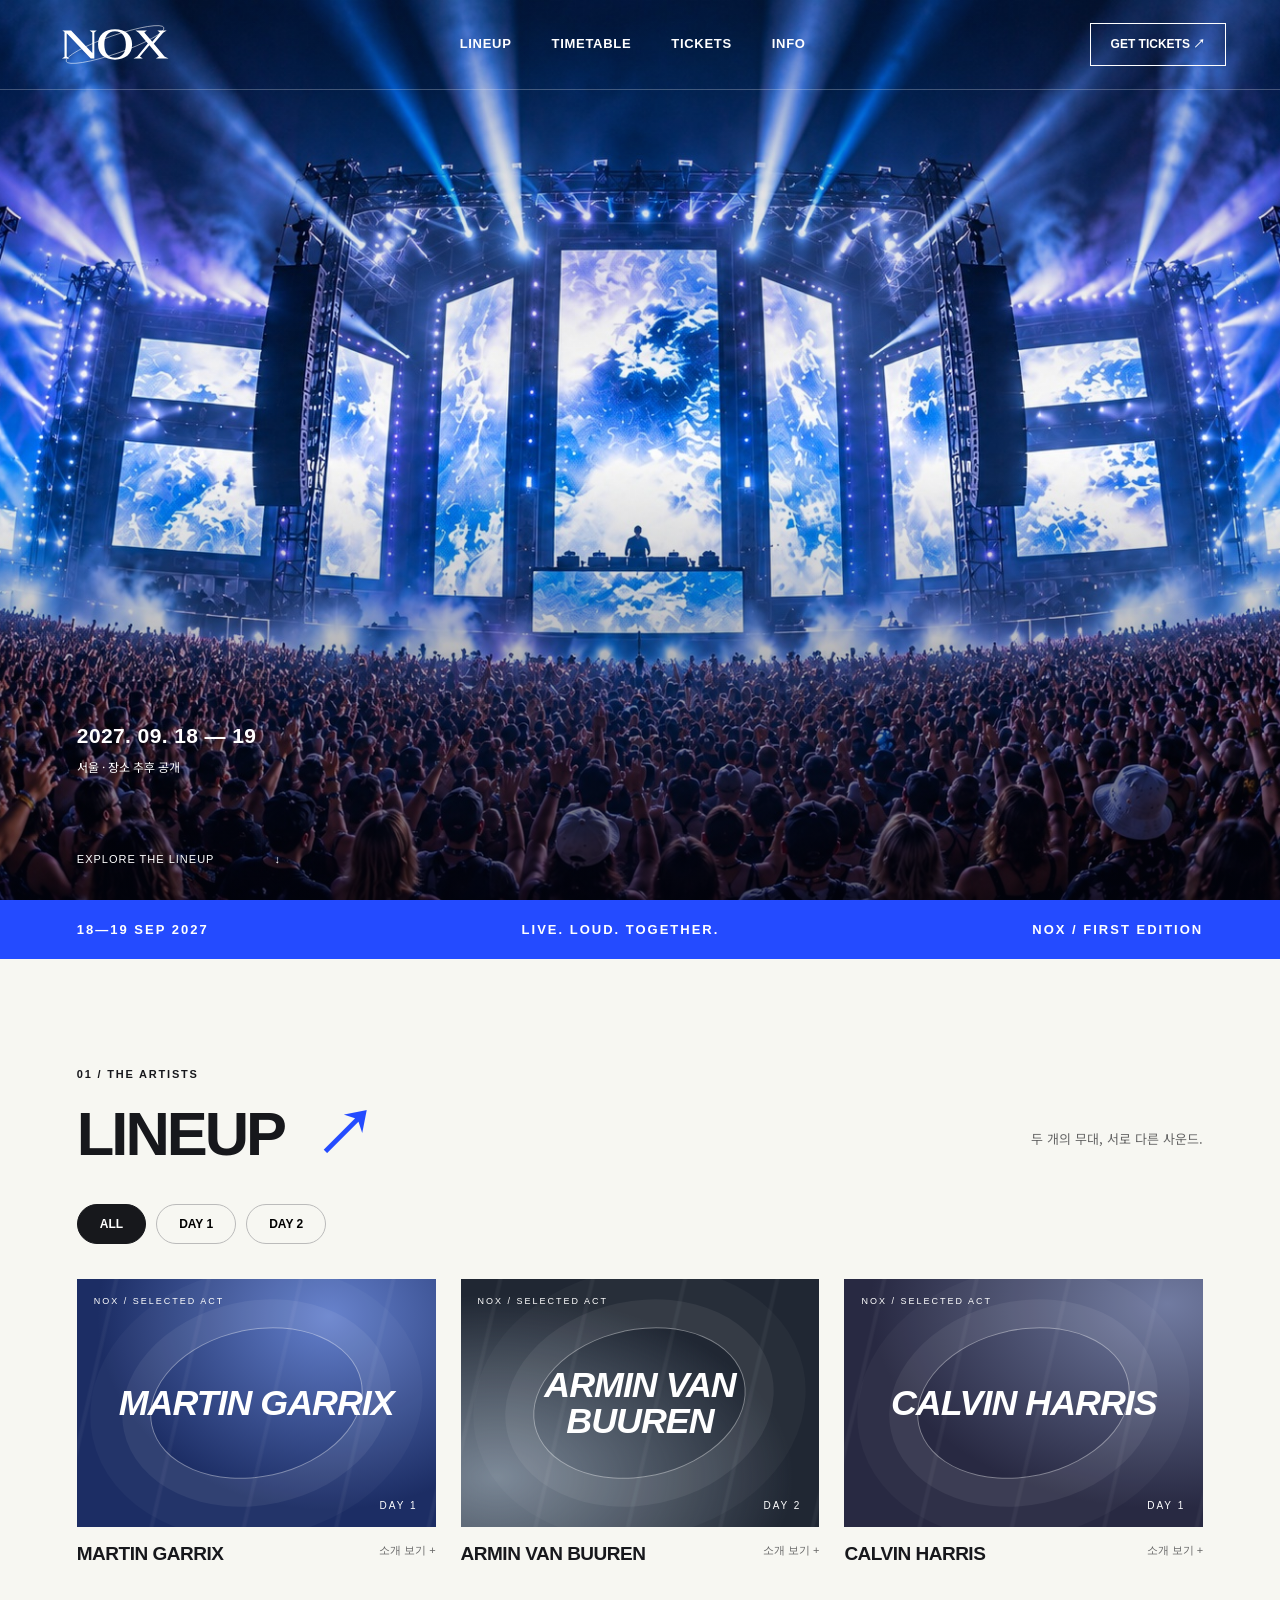
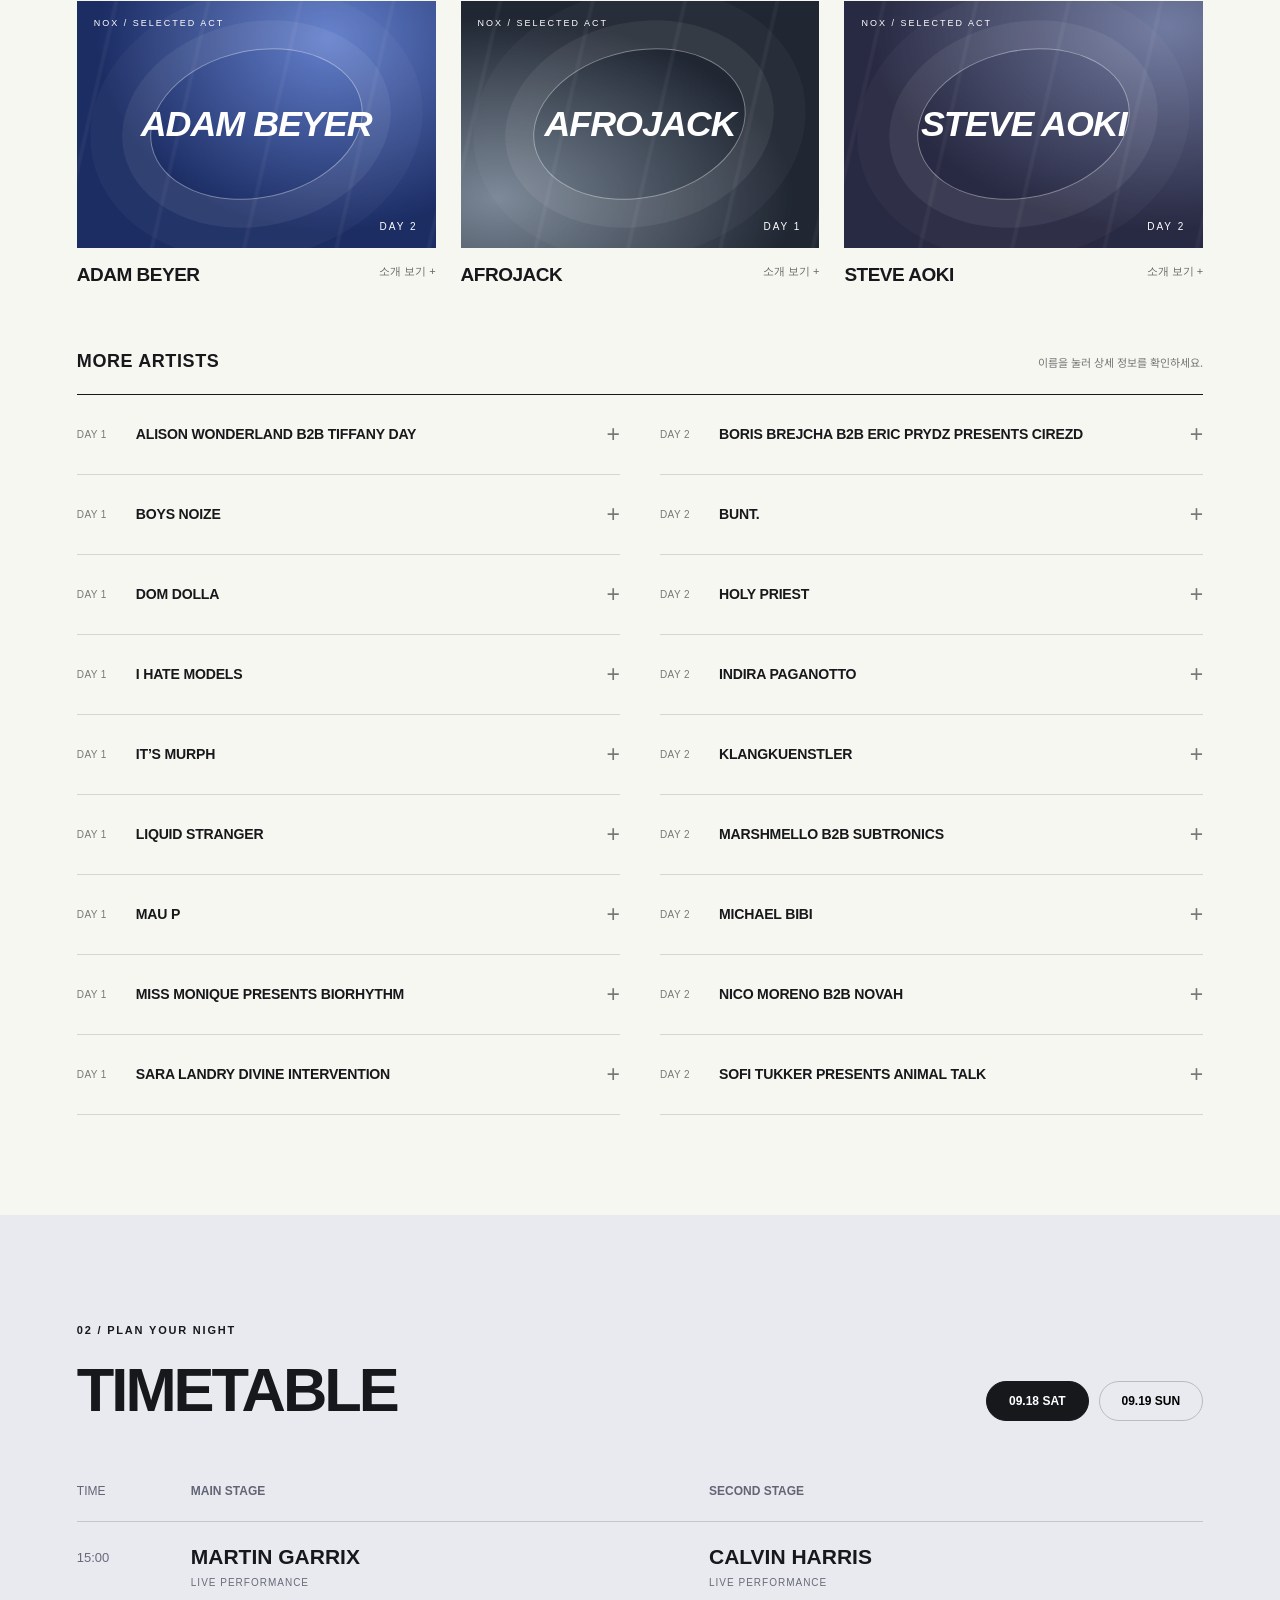
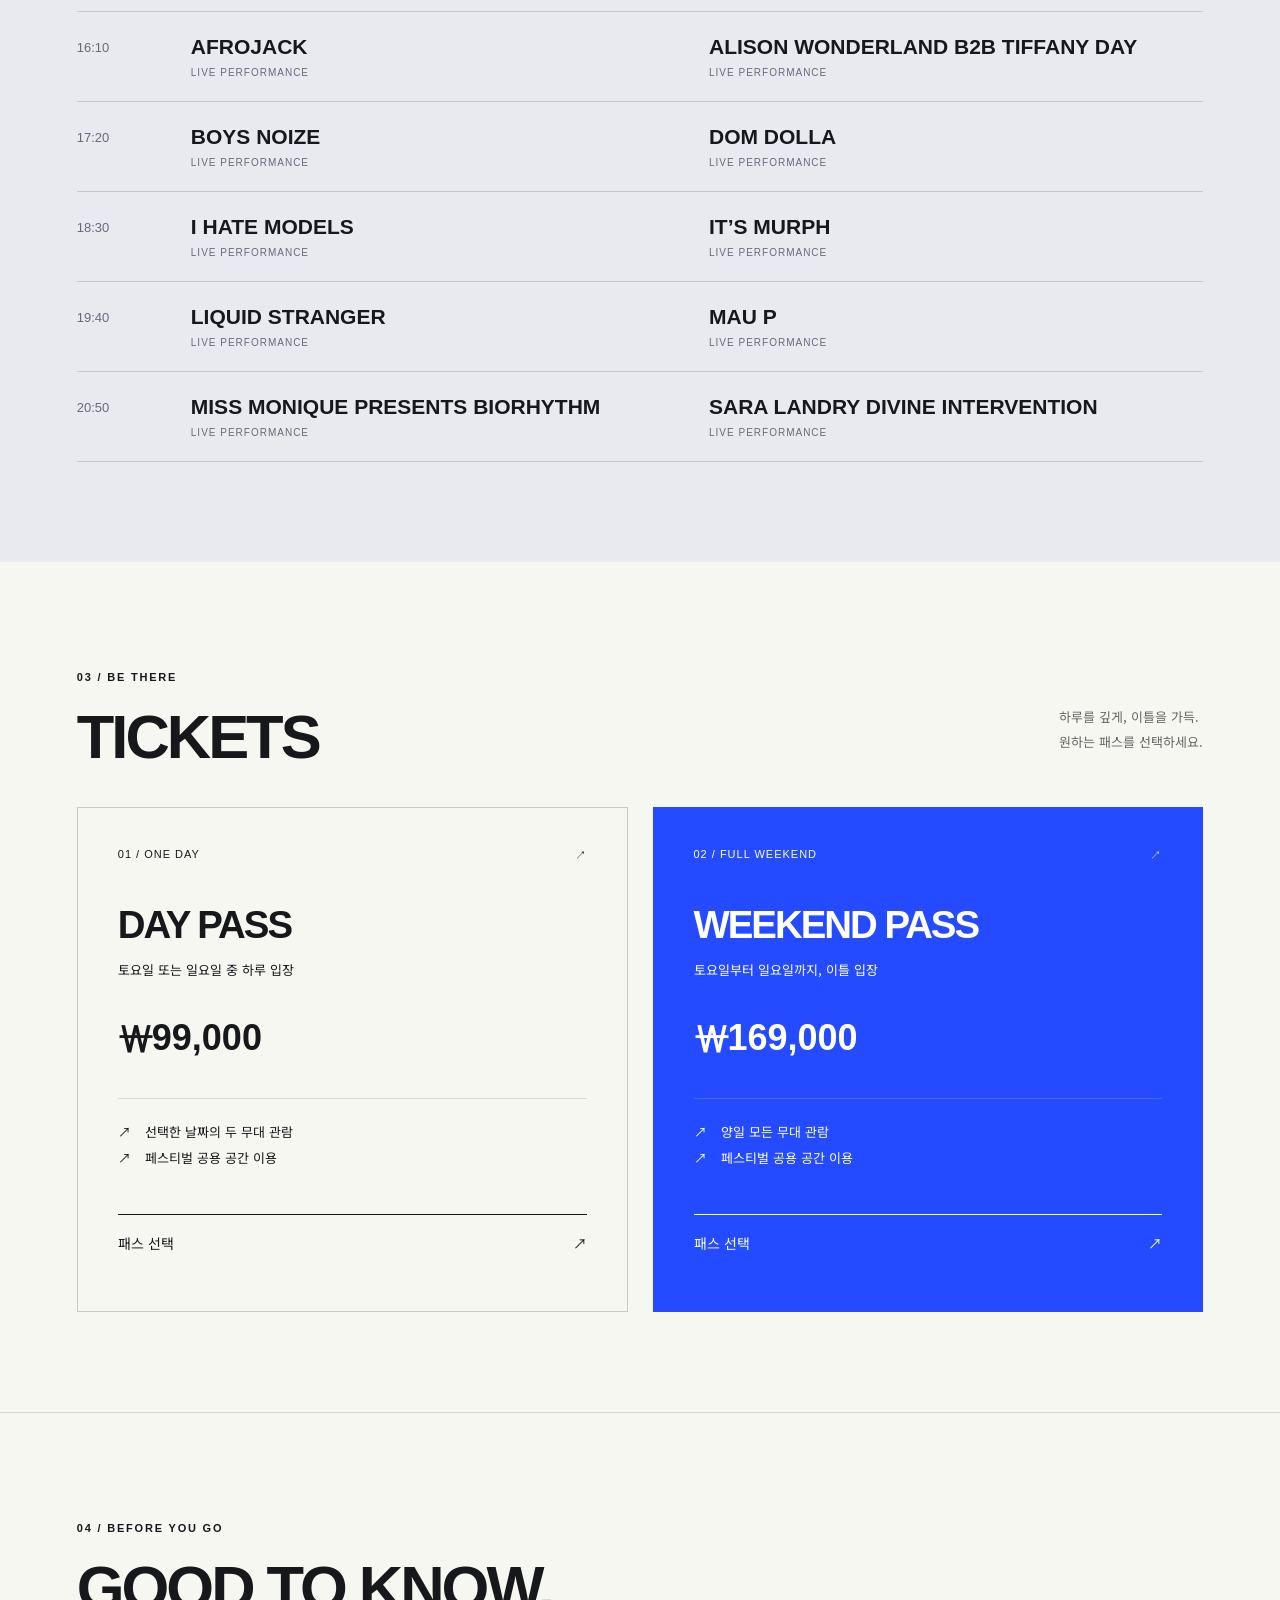
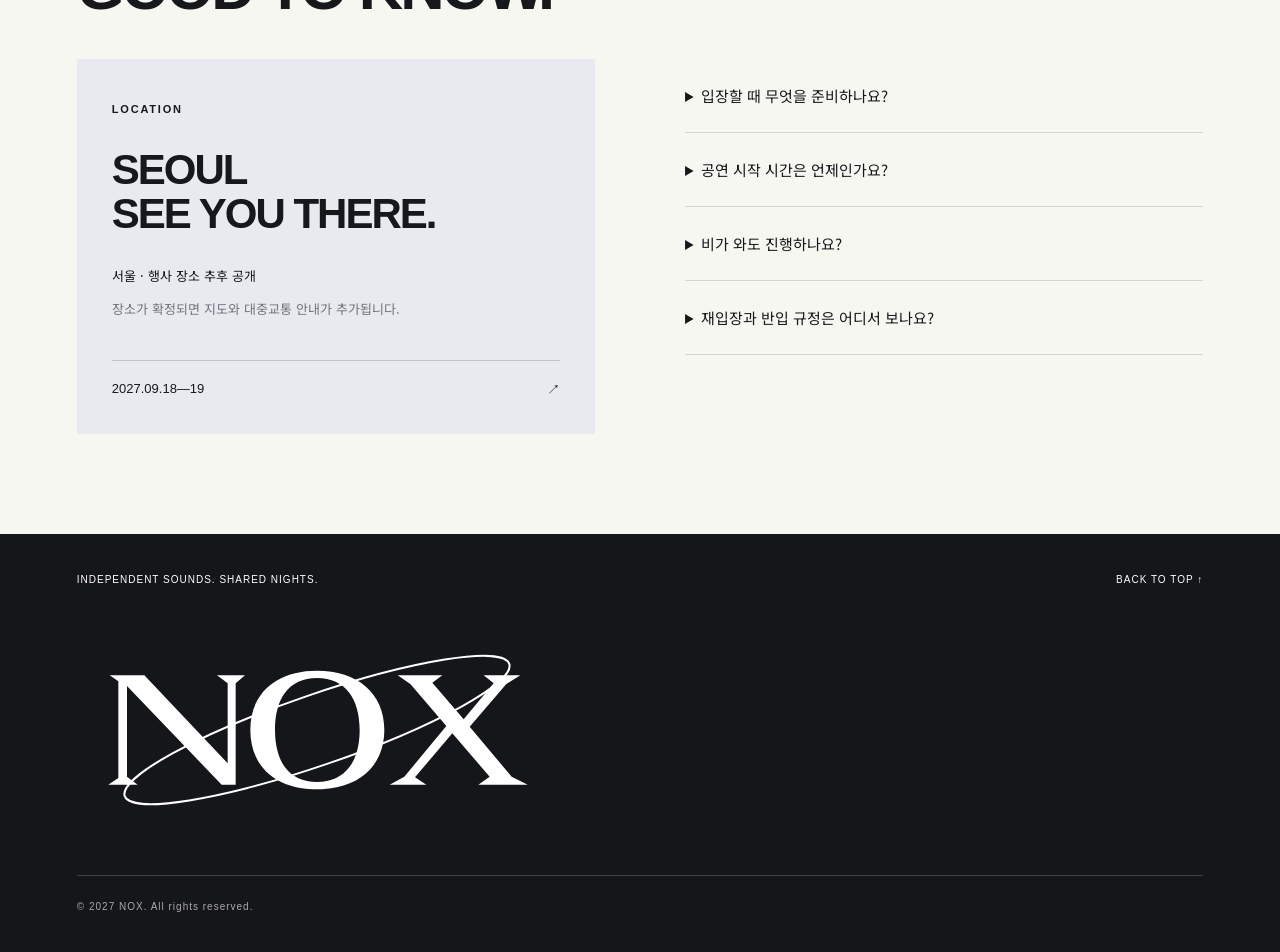
<file: index.html>
<!doctype html><html lang="ko"><head><meta charset="utf-8"><meta name="viewport" content="width=device-width,initial-scale=1"><title>NOX</title><link rel="stylesheet" href="style.css?v=lineup5"></head><body><a class="skip" href="#lineup">콘텐츠로 이동</a><header id="header"><a class="logo" href="#home" aria-label="NOX 홈"><img src="assets/nox-flat.svg" alt="NOX" width="720" height="300"></a><button id="menu" aria-label="메뉴 열기" aria-expanded="false" aria-controls="nav">☰</button><nav id="nav"><a href="#lineup">LINEUP</a><a href="#timetable">TIMETABLE</a><a href="#tickets">TICKETS</a><a href="#info">INFO</a></nav><a class="header-ticket" href="#tickets">GET TICKETS ↗</a></header><main><section id="home" class="hero"><div class="stage-scene"><img src="assets/nox-stage-hero-focus.jpg" alt="푸른 조명으로 빛나는 EDM 무대와 관객" width="1920" height="1080" fetchpriority="high"></div><div class="shade"></div><div class="hero-copy"><h1 class="sr-only">NOX</h1><div class="hero-meta"><strong>2027. 09. 18 — 19</strong><span>서울 · 장소 추후 공개</span></div></div><div class="hero-bottom"><a href="#lineup">EXPLORE THE LINEUP <span>↓</span></a></div></section><div class="strip"><span>18—19 SEP 2027</span><span>LIVE. LOUD. TOGETHER.</span><span>NOX / FIRST EDITION</span></div>
<section id="lineup" class="section"><div class="section-heading"><div><span class="eyebrow">01 / THE ARTISTS</span><h2>LINEUP<span>↗</span></h2></div><p>두 개의 무대, 서로 다른 사운드.</p></div><div class="filters" aria-label="라인업 날짜"><button class="active" data-filter="all" aria-pressed="true">ALL</button><button data-filter="1" aria-pressed="false">DAY 1</button><button data-filter="2" aria-pressed="false">DAY 2</button></div><div id="artists" class="artists"></div></section>
<section id="timetable" class="section schedule"><div class="section-heading"><div><span class="eyebrow">02 / PLAN YOUR NIGHT</span><h2>TIMETABLE</h2></div><div class="days"><button class="active" data-day="1" aria-pressed="true">09.18 SAT</button><button data-day="2" aria-pressed="false">09.19 SUN</button></div></div><div class="schedule-top"><span>TIME</span><strong>MAIN STAGE</strong><strong>SECOND STAGE</strong></div><div id="schedule" aria-live="polite"></div></section>
<section id="tickets" class="section tickets"><div class="section-heading"><div><span class="eyebrow">03 / BE THERE</span><h2>TICKETS</h2></div><p>하루를 깊게, 이틀을 가득.<br>원하는 패스를 선택하세요.</p></div><div class="passes"><article><div class="pass-top"><span>01 / ONE DAY</span><span>↗</span></div><h3>DAY PASS</h3><p>토요일 또는 일요일 중 하루 입장</p><strong>₩99,000</strong><ul><li>선택한 날짜의 두 무대 관람</li><li>페스티벌 공용 공간 이용</li></ul><button data-pass="DAY PASS">패스 선택 <span>↗</span></button></article><article class="blue"><div class="pass-top"><span>02 / FULL WEEKEND</span><span>↗</span></div><h3>WEEKEND PASS</h3><p>토요일부터 일요일까지, 이틀 입장</p><strong>₩169,000</strong><ul><li>양일 모든 무대 관람</li><li>페스티벌 공용 공간 이용</li></ul><button data-pass="WEEKEND PASS">패스 선택 <span>↗</span></button></article></div></section>
<section id="info" class="section info"><div class="section-heading"><div><span class="eyebrow">04 / BEFORE YOU GO</span><h2>GOOD TO KNOW.</h2></div></div><div class="info-grid"><div class="location"><span class="eyebrow">LOCATION</span><h3>SEOUL<br>SEE YOU THERE.</h3><p>서울 · 행사 장소 추후 공개</p><p class="small">장소가 확정되면 지도와 대중교통 안내가 추가됩니다.</p><div class="location-bottom">2027.09.18—19 <span>↗</span></div></div><div class="faq"><details><summary>입장할 때 무엇을 준비하나요?</summary><p>입장 준비물과 신분증 안내는 예매 오픈 시 공지됩니다.</p></details><details><summary>공연 시작 시간은 언제인가요?</summary><p>공연 시간은 오후 3시부터입니다. 날짜별 상세 일정은 TIMETABLE에서 확인할 수 있습니다.</p></details><details><summary>비가 와도 진행하나요?</summary><p>우천 진행 여부와 기상 상황에 따른 운영 기준은 추후 별도로 공지할 예정입니다.</p></details><details><summary>재입장과 반입 규정은 어디서 보나요?</summary><p>재입장, 음식물, 카메라 등의 반입 규정은 장소와 운영 정책 확정 후 안내됩니다.</p></details></div></div></section></main><footer><div class="footer-top"><span>INDEPENDENT SOUNDS. SHARED NIGHTS.</span><a href="#home">BACK TO TOP ↑</a></div><div class="footer-logo"><img src="assets/nox-flat.svg" alt="NOX" width="720" height="300" loading="lazy"></div><div class="footer-bottom"><span>© 2027 NOX. All rights reserved.</span></div></footer><dialog id="dialog"><button id="close" aria-label="창 닫기">×</button><span class="eyebrow">NOX / TICKETS</span><h2 id="dialogTitle"></h2><p id="dialogText"></p><a id="artistSource" hidden target="_blank" rel="noopener">공식 아티스트 사이트 ↗</a><button id="confirm">확인</button></dialog><script src="app.js?v=lineup5"></script></body></html>
</file>
<file: style.css>
@import url('https://fonts.googleapis.com/css2?family=Noto+Sans+KR:wght@400;500;600;700;900&display=swap');
:root{--blue:#244bff;--ink:#17181c;--paper:#f7f7f2;--line:#d6d6d0}*{box-sizing:border-box}html{scroll-behavior:smooth;scroll-padding-top:90px}body{margin:0;background:var(--paper);color:var(--ink);font-family:'Noto Sans KR',Arial,sans-serif}a{color:inherit;text-decoration:none}button{font:inherit;cursor:pointer}button,a,summary{-webkit-tap-highlight-color:transparent}button:focus-visible,a:focus-visible,summary:focus-visible{outline:3px solid #ffb600;outline-offset:5px}.skip{position:fixed;top:-90px;background:#fff;padding:20px;z-index:20}.skip:focus{top:0}header{position:fixed;z-index:10;top:0;left:0;width:100%;height:90px;padding:0 4.2%;display:flex;align-items:center;justify-content:space-between;color:white;border-bottom:1px solid #ffffff40;transition:.25s}header.solid{background:var(--paper);color:var(--ink);border-color:var(--line)}.logo{font:900 italic 39px Arial;letter-spacing:-3px}.logo span{font:12px Arial;vertical-align:top;margin:4px}nav{display:flex;gap:40px}nav a{font:700 13px Arial;letter-spacing:.7px;padding:10px 0;border-bottom:2px solid transparent}nav a.active{border-color:currentColor}.header-ticket{font:700 12px Arial;border:1px solid currentColor;padding:12px 20px}#menu{display:none}.hero{height:100svh;min-height:650px;background:#101722;position:relative;color:white;overflow:hidden}.hero video,.shade{position:absolute;inset:0;width:100%;height:100%;object-fit:cover}.shade{background:linear-gradient(0deg,#020411a8,transparent 70%,#080a173d)}.hero-copy{position:absolute;left:6%;bottom:17%;}.eyebrow{font:600 11px Arial;letter-spacing:1.8px}.hero h1{font:900 italic clamp(110px,13.5vw,260px)/.9 Arial;letter-spacing:-.075em;margin:30px 0 35px}.hero-meta{display:flex;gap:35px;align-items:center;font-size:14px}.hero-meta strong{font:700 24px Arial;letter-spacing:1px}.hero-bottom{position:absolute;bottom:35px;left:6%;right:6%;display:flex;align-items:center;justify-content:space-between;font:11px Arial;letter-spacing:1px}.hero-bottom a{display:flex;gap:60px}.hero-bottom button{border:1px solid #fff8;border-radius:50%;background:#0002;color:white;width:42px;height:42px}.demo{font-size:10px;color:#dedee6}#videoError{position:absolute;top:45%;left:6%;font-size:13px}.strip{background:var(--blue);color:white;display:flex;justify-content:space-between;gap:20px;padding:22px 6%;font:700 13px Arial;letter-spacing:2px}.section{padding:100px max(6%,calc((100vw - 1560px)/2))}.section-heading{display:flex;justify-content:space-between;align-items:end;gap:30px;margin-bottom:40px}h2{font:900 clamp(38px,4.8vw,88px)/1 Arial;letter-spacing:-3px;margin:20px 0 0}h2 span{color:var(--blue);margin-left:30px}.section-heading p{font-size:13px;line-height:1.9;color:#666}.filters,.days{display:flex;gap:10px;margin:0 0 35px}.filters button,.days button{border:1px solid #bbb;background:transparent;border-radius:30px;padding:12px 22px;font:700 12px Arial}.filters .active,.days .active{background:var(--ink);color:white;border-color:var(--ink)}.artists{display:grid;grid-template-columns:repeat(3,minmax(0,1fr));gap:42px 25px}.artist{padding:0;border:0;text-align:left;background:none;color:var(--ink)}.poster{aspect-ratio:1.15;overflow:hidden;position:relative;display:flex;align-items:center;justify-content:center;background:#222;color:white}.poster:before,.poster:after{content:'';position:absolute;inset:-40%;background:repeating-linear-gradient(115deg,transparent 0 40px,#ffffff18 42px 44px,transparent 46px 90px);transform:rotate(-12deg);transition:transform .6s}.poster:after{inset:20%;border:1px solid #ffffff66;border-radius:50%;background:none;box-shadow:0 0 0 28px #ffffff10,0 0 0 60px #ffffff08}.poster b{font:900 italic clamp(30px,4.7vw,80px)/.85 Arial;letter-spacing:-4px;z-index:1;max-width:90%;text-align:center}.poster small{position:absolute;top:17px;left:17px;font:10px Arial;letter-spacing:2px}.poster em{position:absolute;bottom:16px;right:18px;font:10px Arial;letter-spacing:2px}.artist:hover .poster:before{transform:rotate(10deg) scale(1.1)}.artist:nth-child(3n+1) .poster{background:radial-gradient(ellipse at 70% 15%,#7396ff,transparent 60%),#203bb5}.artist:nth-child(3n+2) .poster{background:radial-gradient(ellipse at 10% 80%,#b4bdc9,transparent 55%),#282c36}.artist:nth-child(3n) .poster{background:radial-gradient(ellipse at 90% 10%,#ff896c,transparent 60%),#582132}.artist-info{display:flex;justify-content:space-between;align-items:center;margin-top:16px}.artist-info strong{font:800 23px Arial;letter-spacing:-.5px}.artist-info span{font:11px Arial;color:#666}.schedule{background:#e9eaf0}.days{margin:0}.schedule-top,.slot{display:grid;grid-template-columns:90px 1fr 1fr;gap:24px;padding:23px 0;border-bottom:1px solid #c5c6cf}.schedule-top{font:12px Arial;color:#636575}.slot time{font:13px Arial;color:#676a79;padding-top:5px}.slot strong{font:700 21px Arial}.slot small{display:block;font:10px Arial;color:#676a79;margin-top:8px;letter-spacing:1px}.small{font-size:11px;color:#73757e;line-height:1.7}.passes{display:grid;grid-template-columns:1fr 1fr;gap:25px}.passes article{padding:40px;border:1px solid #c8c9ce;position:relative}.passes article.blue{background:var(--blue);color:white;border-color:var(--blue)}.pass-top{display:flex;justify-content:space-between;font:11px Arial;letter-spacing:1px}.passes h3{font:900 clamp(27px,3vw,48px) Arial;letter-spacing:-2px;margin:40px 0 10px}.passes p{font-size:13px}.passes strong{font:700 36px Arial;display:block;margin:35px 0}.passes ul{padding:20px 0 30px;list-style:none;border-top:1px solid #9995;line-height:2;font-size:13px}.passes li:before{content:'↗';margin-right:14px}.passes button{width:100%;display:flex;justify-content:space-between;padding:18px 0;border:0;border-top:1px solid currentColor;background:none;color:inherit;font-size:14px}.info{border-top:1px solid var(--line)}.info-grid{display:grid;grid-template-columns:1fr 1fr;gap:8%}.location{background:#e9eaf0;padding:35px}.location h3{font:900 42px/1.05 Arial;letter-spacing:-2px;margin:30px 0}.location p{font-size:13px}.location-bottom{display:flex;justify-content:space-between;border-top:1px solid #c1c4ce;margin-top:40px;padding-top:20px;font:13px Arial}.faq details{border-bottom:1px solid var(--line)}summary{padding:26px 0;cursor:pointer;font-size:15px}.faq p{font-size:13px;line-height:1.9;color:#666;padding-bottom:20px}footer{background:#151619;color:white;padding:40px 6%}.footer-top,.footer-bottom{display:flex;justify-content:space-between;gap:20px;font:10px Arial;letter-spacing:1px}.footer-logo{font:900 italic clamp(110px,25vw,440px)/1 Arial;letter-spacing:-.075em;margin:30px 0}.footer-bottom{border-top:1px solid #ffffff30;padding-top:25px;color:#aaa}dialog{border:0;padding:50px;max-width:480px;width:90%;background:var(--paper);color:var(--ink)}dialog::backdrop{background:#0009}dialog h2{font-size:35px;letter-spacing:-1px}dialog p{font-size:14px;line-height:1.9}#close{position:absolute;right:15px;top:10px;border:0;background:none;font-size:28px}#confirm{background:var(--blue);color:white;border:0;padding:12px 30px;margin-top:15px}@media(max-width:760px){header{height:74px;padding:0 6%}.logo{font-size:34px}.header-ticket{display:none}#menu{display:block;background:none;color:inherit;border:0;font-size:27px;width:44px;height:44px}nav{display:none;position:absolute;top:74px;left:0;right:0;background:var(--paper);color:var(--ink);padding:20px 6%;flex-direction:column;gap:5px;border-bottom:1px solid #ccc}nav.open{display:flex}.hero{min-height:620px}.hero video{object-position:52% center}.hero-copy{bottom:23%}.hero h1{font-size:29vw;margin:30px 0}.hero-meta{align-items:start;flex-direction:column;gap:12px}.hero-meta strong{font-size:19px}.hero-bottom .demo{display:none}.hero-bottom a{gap:25px}.eyebrow{font-size:9px}.strip{padding:18px 6%;font-size:10px}.strip span:nth-child(2){display:none}.section{padding:65px 6%}.section-heading{align-items:start;flex-direction:column;gap:12px;margin-bottom:30px}h2{font-size:43px;letter-spacing:-2px}.section-heading p{font-size:12px}.artists{grid-template-columns:1fr 1fr;gap:25px 14px}.poster{aspect-ratio:.85}.poster b{font-size:30px;letter-spacing:-1px}.poster small,.poster em{font-size:8px}.artist-info{align-items:start;gap:8px;flex-direction:column}.artist-info strong{font-size:17px}.filters{gap:6px}.filters button,.days button{padding:11px 14px;font-size:10px}.schedule-top,.slot{grid-template-columns:48px 1fr 1fr;gap:12px}.slot strong{font-size:15px}.slot time{font-size:11px}.slot small{font-size:8px}.passes,.info-grid{grid-template-columns:1fr;gap:25px}.passes article{padding:28px}.location h3{font-size:35px}.footer-top{font-size:8px}.footer-bottom{flex-direction:column;font-size:9px}html{scroll-padding-top:74px}}@media(prefers-reduced-motion:reduce){html{scroll-behavior:auto}*{transition:none!important}}

.artist{min-width:0}.poster b{overflow-wrap:anywhere}.hero h1{font-size:clamp(110px,11vw,210px)}
@media(max-width:760px){.hero h1{font-size:26vw}}

.poster b{font-size:clamp(24px,3.4vw,62px);letter-spacing:-2px}#artistSource{display:block;color:var(--blue);font-size:13px;margin:18px 0}#artistSource[hidden]{display:none}@media(max-width:760px){.poster b{font-size:23px;letter-spacing:-1px}.artist-info strong{font-size:15px}}

.artists{align-items:start}.artist-card{min-width:0}.artist-card>.artist{width:100%}.artist-detail{border-top:2px solid var(--blue);margin-top:20px;padding:18px 0;font-size:13px;line-height:1.9}.artist-detail dl{display:grid;grid-template-columns:100px 1fr;gap:8px;font-size:12px}.artist-detail dt{color:#666}.artist-detail dd{margin:0}.artist-detail a{display:block;color:var(--blue);margin-top:8px}.poster small{font-size:9px}

/* NOX identity — silver orbital mark */
header .logo{display:flex;align-items:center;width:145px;height:72px;letter-spacing:0}
.logo img{display:block;width:100%;height:auto;filter:drop-shadow(0 2px 4px #0005)}
header.solid .logo img{filter:brightness(.3)}
.hero-copy{bottom:17%;max-width:80%}
.hero h1{margin:10px 0 20px;line-height:0;letter-spacing:0;width:min(610px,52vw)}
.hero h1 img{width:100%;height:auto;display:block;filter:drop-shadow(0 4px 15px #0006)}
.footer-logo{margin:15px 0 35px;line-height:0;max-width:650px}
.footer-logo img{width:100%;height:auto;display:block}
@media(max-width:760px){header .logo{width:115px;height:62px}.hero-copy{max-width:88%;bottom:23%}.hero h1{width:85vw;margin:15px 0 20px}.footer-logo{max-width:100%;margin:20px 0}.hero .eyebrow{font-size:8px}}

/* Flat NOX mark: no material or lighting effects */
header .logo{width:122px;height:64px}
.logo img,.hero h1 img{filter:none}
header.solid .logo img{filter:brightness(0)}
.hero h1{width:min(500px,43vw);margin:24px 0 32px}
.hero-copy{bottom:18%}
.footer-logo{max-width:480px;margin:45px 0}
@media(max-width:760px){header .logo{width:104px;height:60px}.hero h1{width:76vw;margin:25px 0 30px}.hero-copy{bottom:24%}.footer-logo{max-width:85%;margin:35px 0}}

/* Keep the stage unobstructed */
.sr-only{position:absolute!important;width:1px!important;height:1px!important;padding:0!important;margin:-1px!important;overflow:hidden!important;clip-path:inset(50%);white-space:nowrap;border:0}
.hero-copy{bottom:125px;left:6%;max-width:88%}
.hero-meta{flex-direction:column;align-items:flex-start;gap:10px}
.hero-meta strong{font-size:21px;font-weight:600;letter-spacing:.4px}
.hero-meta>span{font-size:12px}
.shade{background:linear-gradient(0deg,#020411a8 0%,#02041126 28%,transparent 65%,#080a174d)}
@media(max-width:760px){.hero-copy{bottom:135px}.hero-meta strong{font-size:18px}.hero video{object-position:58% center}}

/* Restrained stage lighting */
.hero video{filter:saturate(.65) brightness(.9)}
.shade{background:linear-gradient(0deg,#02041199 0%,transparent 48%,#080a1733)}


/* Static festival hero; original card-based layout restored. */
.stage-scene,.stage-scene img{position:absolute;inset:0;width:100%;height:100%}.stage-scene img{object-fit:cover;object-position:center 52%}.shade{background:linear-gradient(0deg,#020411a6,transparent 50%,#080a1733)}
.artist-card{align-self:start}.poster b{font-size:clamp(22px,2.8vw,48px);line-height:1.02;letter-spacing:-1px;overflow-wrap:normal}.poster{aspect-ratio:1.22}.poster:before{opacity:.45}.artist-card:nth-child(3n+1) .poster{background:radial-gradient(ellipse at 70% 15%,#637fcb,transparent 65%),#1c2d64}.artist-card:nth-child(3n+2) .poster{background:radial-gradient(ellipse at 10% 80%,#798695,transparent 65%),#202733}.artist-card:nth-child(3n) .poster{background:radial-gradient(ellipse at 90% 10%,#717ba1,transparent 65%),#282942}.artist-info strong{font-size:19px}.artist-info{align-items:start;gap:12px}.artist-info span{white-space:nowrap}.slot strong{overflow-wrap:anywhere}
@media(max-width:760px){.poster b{font-size:23px}.artist-info strong{font-size:15px}.stage-scene img{object-position:50% center}}

/* Six featured cards, followed by a compact artist directory. */
.artists{display:block}.featured-artists{display:grid;grid-template-columns:repeat(3,minmax(0,1fr));gap:36px 25px;align-items:start}.more-artists{margin-top:65px}.more-heading{display:flex;align-items:center;justify-content:space-between;gap:20px;font:800 18px Arial;letter-spacing:.6px;margin:0;padding-bottom:22px;border-bottom:1px solid var(--ink)}.more-heading span{font:400 11px 'Noto Sans KR',sans-serif;color:#777;letter-spacing:0}.artist-list{display:grid;grid-template-columns:repeat(2,minmax(0,1fr));gap:0 40px;align-items:start}.compact{border-bottom:1px solid var(--line)}.compact>.artist{display:grid;grid-template-columns:45px minmax(0,1fr) 20px;gap:14px;align-items:center;min-height:79px;padding:20px 0;width:100%}.list-day{font:10px Arial;color:#777;letter-spacing:.4px}.list-name{font:700 clamp(13px,1.1vw,18px)/1.4 Arial;letter-spacing:-.2px;overflow-wrap:anywhere}.compact .artist-plus{font:400 23px Arial;text-align:right;color:#777}.compact>.artist:hover .list-name,.compact.expanded .list-name{color:var(--blue)}.compact .artist-detail{margin-top:0;padding:15px 0 22px;border-top:0}.compact .artist-detail dl{grid-template-columns:75px 1fr}.featured .poster{aspect-ratio:1.45}
@media(max-width:760px){.featured-artists{grid-template-columns:repeat(2,minmax(0,1fr));gap:27px 14px}.featured .poster{aspect-ratio:1}.featured .artist-info{flex-direction:column;gap:8px}.featured .artist-plus{font-size:10px}.more-artists{margin-top:45px}.more-heading{font-size:16px;align-items:start;flex-direction:column;gap:10px}.artist-list{grid-template-columns:1fr}.compact>.artist{min-height:68px;grid-template-columns:38px minmax(0,1fr) 20px;gap:10px}.list-name{font-size:14px}.list-day{font-size:9px}}
</file>
